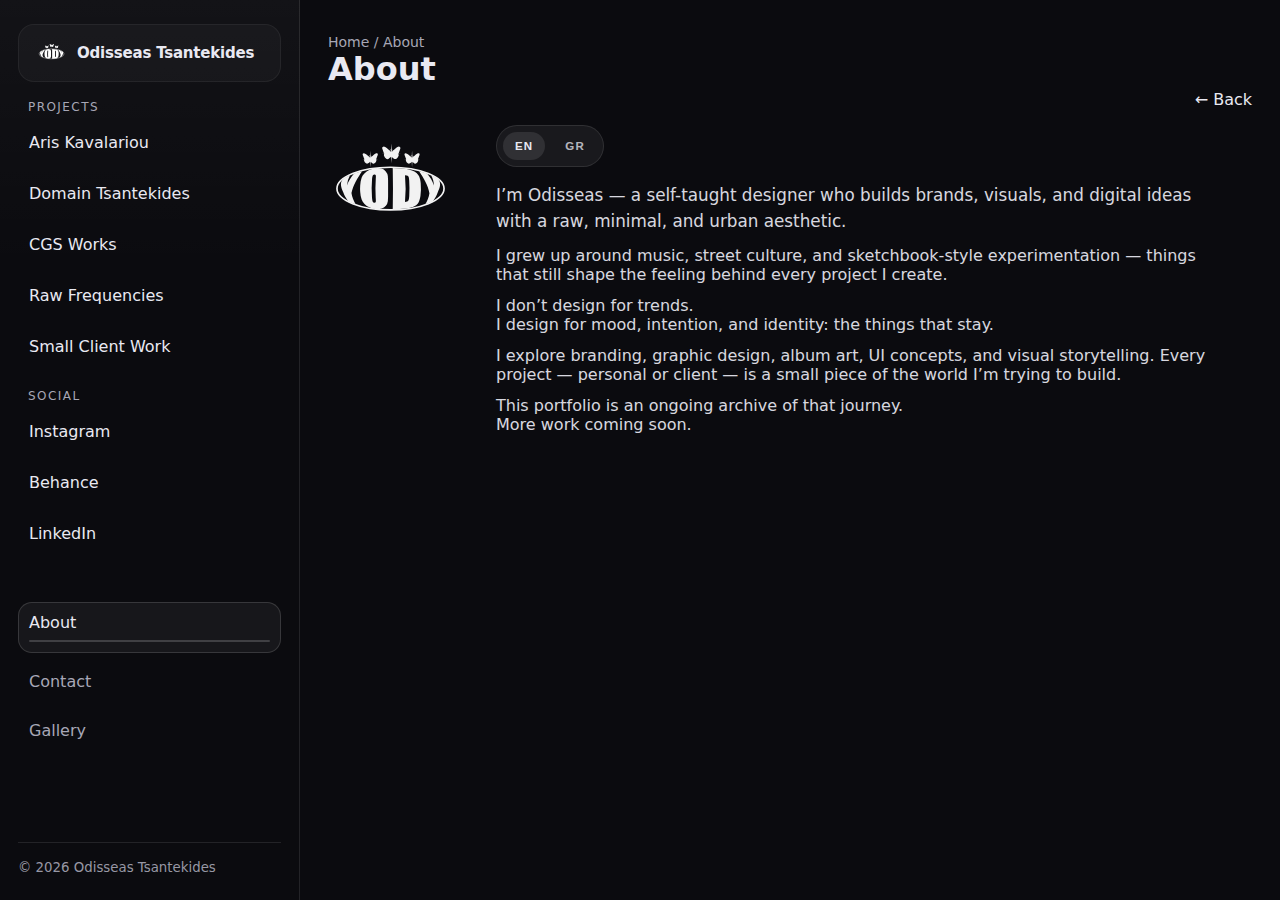
<file: about.html>
<!doctype html>
<html lang="en">
<head>
  <meta charset="utf-8" />
  <meta name="viewport" content="width=device-width, initial-scale=1" />
  <title>About</title>

  <link rel="icon" type="image/svg+xml" href="/assets/favicon2.svg" />
  <link rel="stylesheet" href="/styles.css" />
  <link href="https://fonts.googleapis.com/css2?family=Space+Grotesk:wght@400;500;600;700&display=swap" rel="stylesheet">
</head>

<body>
  <div class="layout">
    <!-- SIDEBAR -->
    <aside class="sidebar">
      <div class="sidebar__top">
        <a class="brand" href="/index.html" aria-label="Home">
          <img src="/assets/logo.svg" alt="Logo" class="brand__logo" />
          <span class="brand__name">Odisseas Tsantekides</span>
        </a>

        <nav class="nav">
          <p class="nav__label">Projects</p>
          <ul class="nav__list">
            <li><a href="/projects/project-1.html">Aris Kavalariou</a></li>
            <li><a href="/projects/project-2.html">Domain Tsantekides</a></li>
            <li><a href="/projects/project-5.html">CGS Works</a></li>
            <li><a href="/projects/project-3.html">Raw Frequencies</a></li>
            <li><a href="/projects/project-4.html">Small Client Work</a></li>
          </ul>
        </nav>

        <div class="social">
          <p class="nav__label">Social</p>
          <ul class="social__list">
            <li><a href="https://instagram.com/yody_digart" target="_blank" rel="noreferrer">Instagram</a></li>
            <li><a href="https://behance.net/odisseastsad24" target="_blank" rel="noreferrer">Behance</a></li>
            <li><a href="https://www.linkedin.com/in/oditsad99" target="_blank" rel="noreferrer">LinkedIn</a></li>
          </ul>
        </div>

        <div class="sidebar__spacer"></div>

        <nav class="nav nav--secondary">
          <ul class="nav__list nav__list--secondary">
            <li><a href="/about.html" class="active">About</a></li>
            <li><a href="/contact.html">Contact</a></li>
            <li><a href="/gallery.html">Gallery</a></li>
          </ul>
        </nav>
      </div>

      <div class="sidebar__footer">
        <small>© <span id="year"></span> Odisseas Tsantekides</small>
      </div>
    </aside>

    <!-- CONTENT -->
    <main class="content">
      <div class="proj-wrap">

        <div class="proj-top">
          <div>
            <div class="breadcrumb"><a href="/index.html">Home</a> / About</div>
            <h1 style="margin-top:0;">About</h1>
          </div>
          <a class="back-btn" href="/index.html">← Back</a>
        </div>

        <!-- ABOUT LAYOUT: logo left / text right -->
        <section class="about-block">
          <div class="about-block__logo">
            <img src="/assets/logo.svg" alt="Odisseas Tsantekides logo">
          </div>

          <div class="about-block__content">
            <!-- EN/GR Tabs -->
            <div class="lang-tabs" role="tablist" aria-label="Language tabs">
              <button class="lang-tabs__btn is-active" type="button" data-lang="en" role="tab" aria-selected="true">
                EN
              </button>
              <button class="lang-tabs__btn" type="button" data-lang="gr" role="tab" aria-selected="false">
                GR
              </button>
            </div>

            <!-- EN -->
            <div class="lang-panel is-visible" data-panel="en" role="tabpanel">
              <p class="about-lead">
                I’m Odisseas — a self-taught designer who builds brands, visuals, and digital ideas with a raw, minimal, and urban aesthetic.
              </p>

              <p>
                I grew up around music, street culture, and sketchbook-style experimentation — things that still shape the feeling behind every project I create.
              </p>

              <p>
                I don’t design for trends.<br>
                I design for mood, intention, and identity: the things that stay.
              </p>

              <p>
                I explore branding, graphic design, album art, UI concepts, and visual storytelling.
                Every project — personal or client — is a small piece of the world I’m trying to build.
              </p>

              <p>
                This portfolio is an ongoing archive of that journey.<br>
                More work coming soon.
              </p>
            </div>

            <!-- GR -->
            <div class="lang-panel" data-panel="gr" role="tabpanel" hidden>
              <p class="about-lead">
                Είμαι ο Οδυσσέας — self-taught designer που χτίζει brands, visuals και digital ιδέες με raw, minimal και urban αισθητική.
              </p>

              <p>
                Μεγάλωσα με μουσική, street κουλτούρα και sketchbook πειραματισμό — πράγματα που ακόμα καθορίζουν το “feeling” πίσω από κάθε project που φτιάχνω.
              </p>

              <p>
                Δεν σχεδιάζω για τα trends.<br>
                Σχεδιάζω για το mood, την πρόθεση και την ταυτότητα: αυτά που μένουν.
              </p>

              <p>
                Ασχολούμαι με branding, graphic design, album visuals, UI concepts και visual storytelling.
                Κάθε project — προσωπικό ή για πελάτη — είναι ένα μικρό κομμάτι από τον κόσμο που προσπαθώ να χτίσω.
              </p>

              <p>
                Αυτό το portfolio είναι ένα συνεχές αρχείο αυτής της πορείας.<br>
                Περισσότερα έρχονται σύντομα.
              </p>
            </div>
          </div>
        </section>

      </div>

      <script>
        // year
        document.getElementById("year").textContent = new Date().getFullYear();

        // EN/GR tabs
        const btns = document.querySelectorAll(".lang-tabs__btn");
        const panels = document.querySelectorAll(".lang-panel");

        btns.forEach((btn) => {
          btn.addEventListener("click", () => {
            const lang = btn.dataset.lang;

            btns.forEach(b => {
              const active = b === btn;
              b.classList.toggle("is-active", active);
              b.setAttribute("aria-selected", active ? "true" : "false");
            });

            panels.forEach(p => {
              const show = p.dataset.panel === lang;
              p.hidden = !show;
              p.classList.toggle("is-visible", show);
            });
          });
        });
      </script>

      <style>
        /* ABOUT: logo left, text right (same “card” feeling) */
        .about-block{
          display: grid;
          grid-template-columns: 140px 1fr;
          gap: 28px;
          align-items: start;
          margin-top: 16px;
        }
        .about-block__logo img{
          width: 120px;
          height: 120px;
          display: block;
          object-fit: contain;
          opacity: .95;
        }
        .about-block__content{
          max-width: 72ch;
        }
        .about-lead{
          font-size: 1.05rem;
          line-height: 1.5;
          margin: 0 0 12px 0;
        }
        .lang-panel p{
          margin: 0 0 12px 0;
          opacity: .92;
        }

        /* Tabs (EN/GR) – subtle & clean */
        .lang-tabs{
          display: inline-flex;
          gap: 8px;
          padding: 6px;
          border-radius: 999px;
          background: rgba(255,255,255,.06);
          border: 1px solid rgba(255,255,255,.10);
          margin-bottom: 16px;
        }
        .lang-tabs__btn{
          border: 0;
          background: transparent;
          color: inherit;
          padding: 8px 12px;
          border-radius: 999px;
          font-weight: 700;
          letter-spacing: .10em;
          font-size: .72rem;
          opacity: .75;
          cursor: pointer;
        }
        .lang-tabs__btn.is-active{
          background: rgba(255,255,255,.10);
          opacity: 1;
        }

        @media (max-width: 720px){
          .about-block{
            grid-template-columns: 1fr;
          }
          .about-block__logo img{
            width: 90px;
            height: 90px;
          }
        }
      </style>

    </main>
  </div>
</body>
</html>
</file>
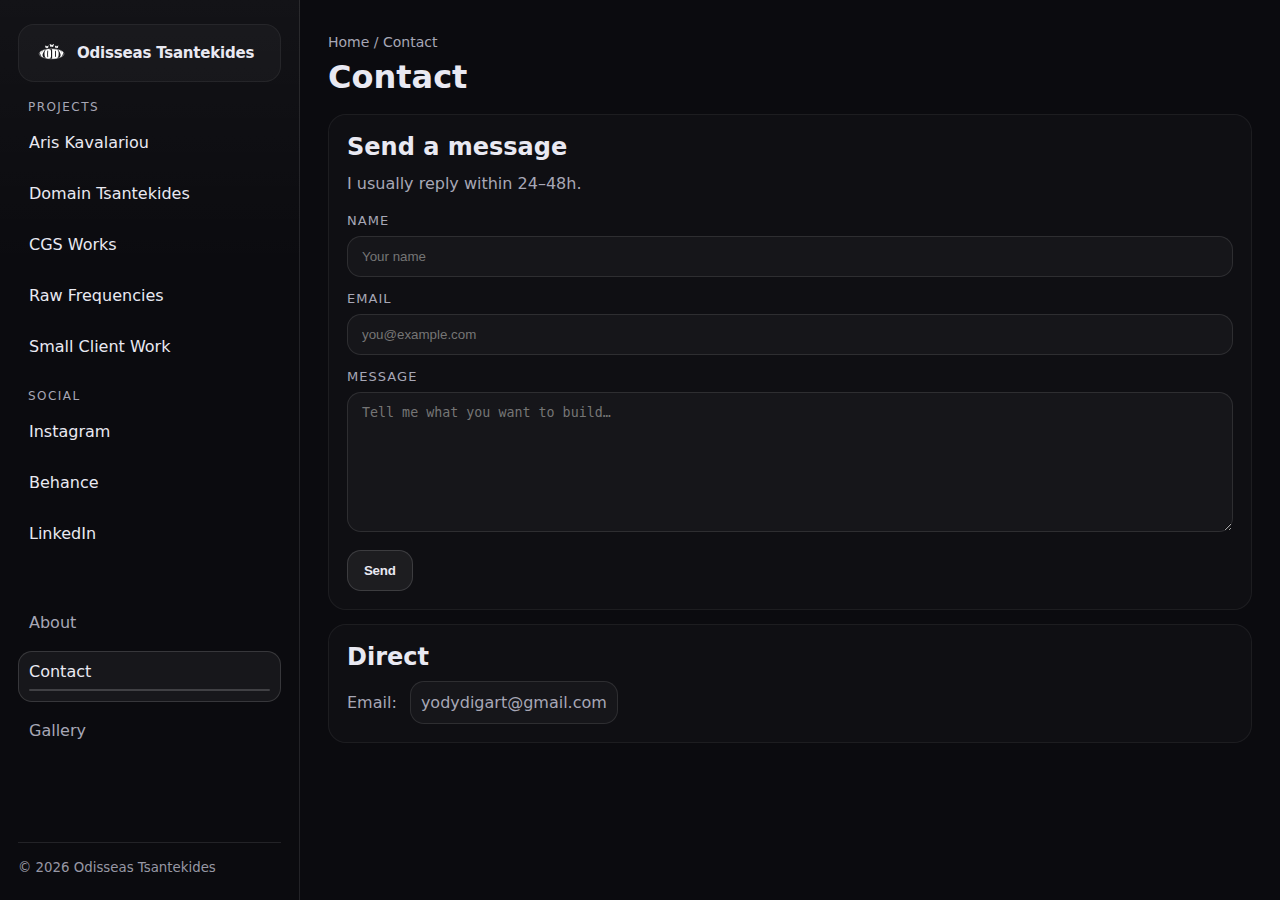
<file: contact.html>
<!doctype html>
<html lang="en">
<head>
  <meta charset="utf-8" />
  <meta name="viewport" content="width=device-width, initial-scale=1" />
  <title>Contact</title>

  <link rel="icon" type="image/svg+xml" href="./assets/favicon2.svg" />
  <link rel="stylesheet" href="./styles.css" />

  <link href="https://fonts.googleapis.com/css2?family=Space+Grotesk:wght@400;500;600;700&display=swap" rel="stylesheet">
</head>

<body>
  <div class="layout">
    <!-- LEFT SIDEBAR -->
    <aside class="sidebar">
      <div class="sidebar__top">
        <div class="brand" onclick="location.href='./index.html'">
          <img src="./assets/logo.svg" alt="Logo" class="brand__logo" />
          <span class="brand__name">Odisseas Tsantekides</span>
        </div>

        <nav class="nav">
          <p class="nav__label">Projects</p>
          <ul class="nav__list">
            <li><a href="./projects/project-1.html">Aris Kavalariou</a></li>
            <li><a href="./projects/project-2.html">Domain Tsantekides</a></li>
            <li><a href="/projects/project-5.html">CGS Works</a></li>
            <li><a href="./projects/project-3.html">Raw Frequencies</a></li>
            <li><a href="./projects/project-4.html">Small Client Work</a></li>
          </ul>
        </nav>

        <div class="social">
          <p class="nav__label">Social</p>
          <ul class="social__list">
            <li><a href="https://instagram.com/yody_digart" target="_blank" rel="noreferrer">Instagram</a></li>
            <li><a href="https://behance.net/odisseastsad24" target="_blank" rel="noreferrer">Behance</a></li>
            <li><a href="https://www.linkedin.com/in/oditsad99" target="_blank" rel="noreferrer">LinkedIn</a></li>
          </ul>
        </div>

        <div class="sidebar__spacer"></div>

        <nav class="nav nav--secondary">
          <ul class="nav__list nav__list--secondary">
            <li><a href="./about.html">About</a></li>
            <li><a href="./contact.html" class="active">Contact</a></li>
            <li><a href="./gallery.html">Gallery</a></li>
          </ul>
        </nav>
      </div>

      <div class="sidebar__footer">
        <small>© <span id="year"></span> Odisseas Tsantekides</small>
      </div>
    </aside>

    <!-- RIGHT CONTENT -->
    <main class="content">
      <div class="proj-wrap">
        <div class="proj-top">
          <div>
            <div class="breadcrumb"><a href="./index.html">Home</a> / Contact</div>
            <h1 style="margin:8px 0 0 0;">Contact</h1>
          </div>
        </div>

        <div class="proj-body">
          <div class="proj-card">
            <h2 style="margin:0 0 10px 0;">Send a message</h2>
            <p style="margin:0 0 16px 0; color:var(--muted);">
              I usually reply within 24–48h.
            </p>

            <form class="cform" action="https://formspree.io/f/mdaebvzr" method="POST">
              <!-- Honeypot anti-spam (leave empty) -->
              <input type="text" name="_gotcha" style="display:none">

              <div class="cform__row">
                <label class="cform__label" for="name">Name</label>
                <input class="cform__input" id="name" name="name" type="text" autocomplete="name" placeholder="Your name" required>
              </div>

              <div class="cform__row">
                <label class="cform__label" for="email">Email</label>
                <input class="cform__input" id="email" name="email" type="email" autocomplete="email" placeholder="you@example.com" required>
              </div>

              <div class="cform__row">
                <label class="cform__label" for="message">Message</label>
                <textarea class="cform__textarea" id="message" name="message" rows="6" placeholder="Tell me what you want to build…" required></textarea>
              </div>

              <!-- Optional: email subject in your inbox -->
              <input type="hidden" name="_subject" value="New message from portfolio">

              <!-- Redirect to same page with success param -->
              <input type="hidden" name="_redirect" value="https://portfolio-8l6.pages.dev/contact.html?sent=1">

              <div class="cform__actions">
                <button class="cform__btn" type="submit">Send</button>
                <span id="sentNote" class="cform__note" aria-live="polite"></span>
              </div>
            </form>
          </div>

          <div class="proj-card">
            <h2 style="margin:0 0 10px 0;">Direct</h2>
            <p style="margin:0; color:var(--muted); line-height:1.6;">
              Email:
              <a class="pill-link" href="mailto:youremail@gmail.com">yodydigart@gmail.com</a>
            </p>
          </div>
        </div>
      </div>

      <script>
        document.getElementById("year").textContent = new Date().getFullYear();

        const params = new URLSearchParams(window.location.search);
        if (params.get("sent") === "1") {
          const el = document.getElementById("sentNote");
          if (el) el.textContent = "Sent ✅ I’ll get back to you soon.";
        }
      </script>
    </main>
  </div>
</body>
</html>
</file>
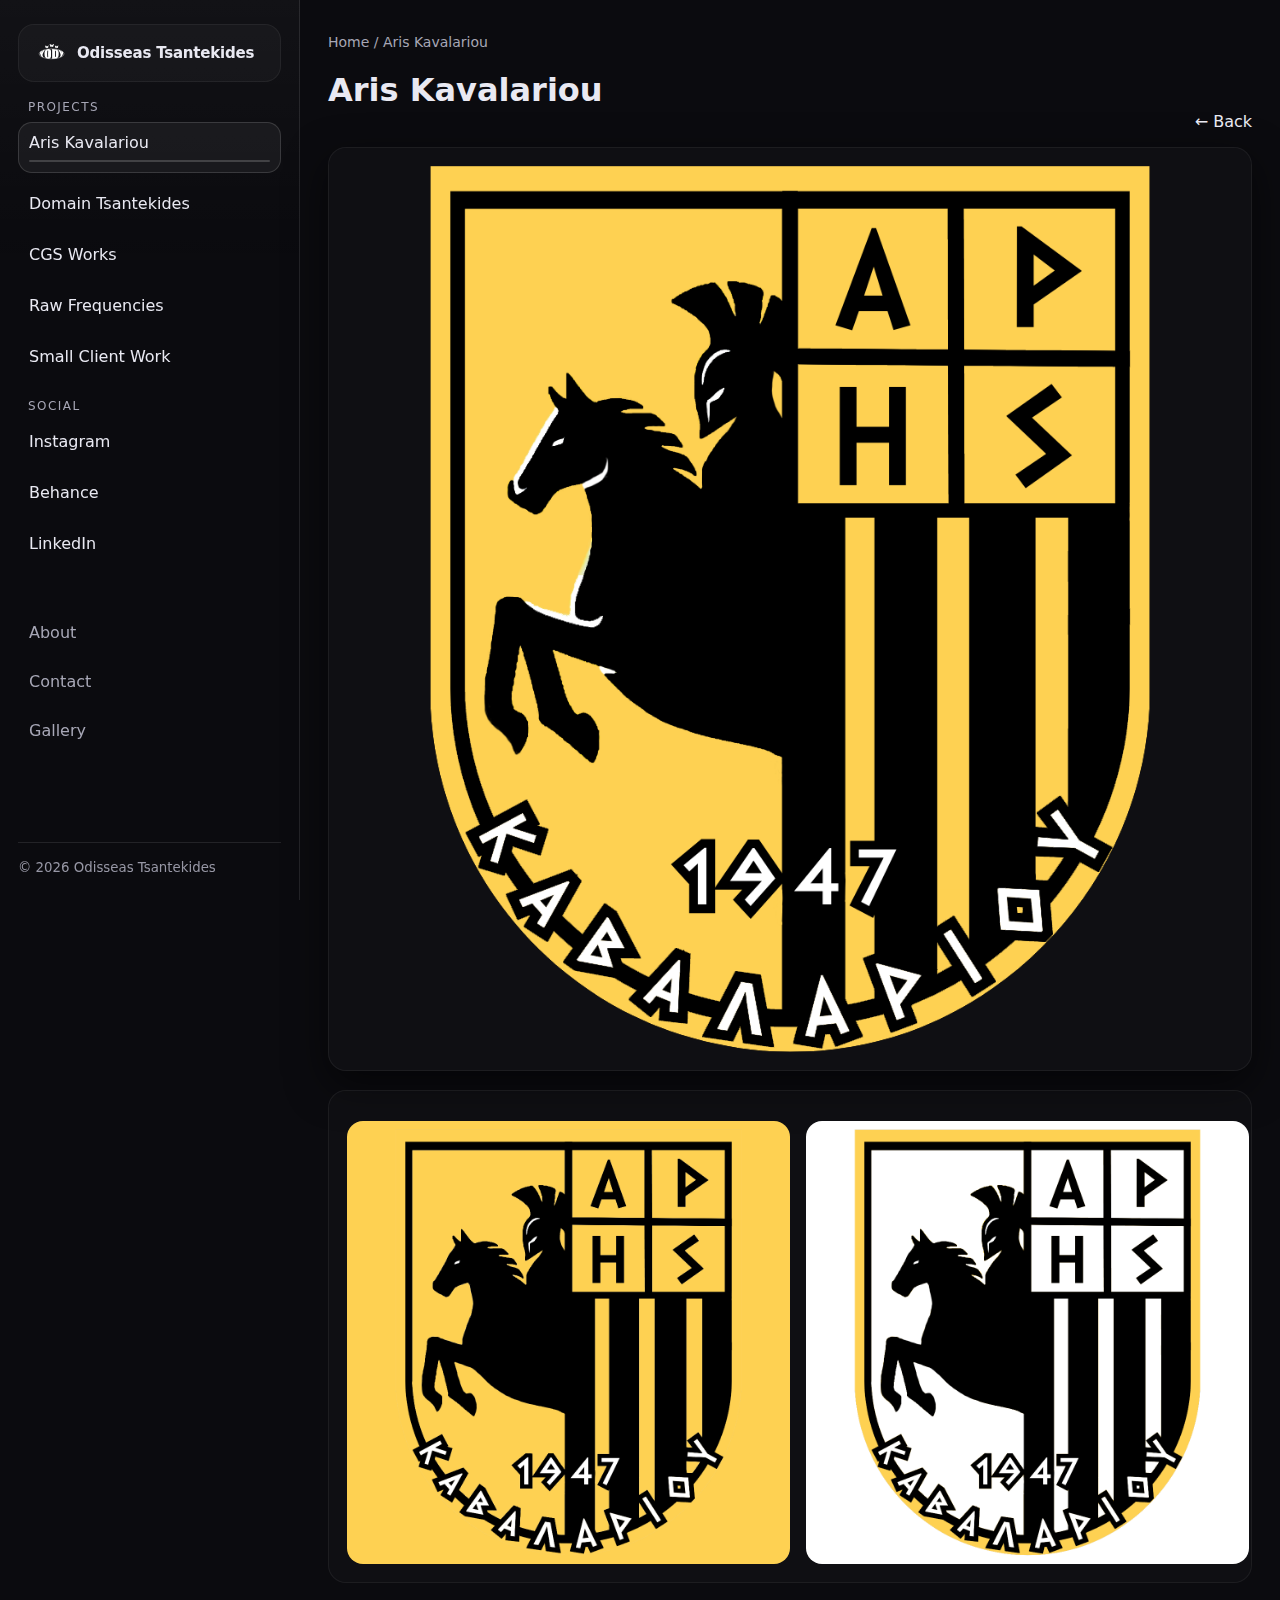
<file: projects/project-1.html>
<!doctype html>
<html lang="en">
<head>
  <meta charset="utf-8">
  <meta name="viewport" content="width=device-width, initial-scale=1">
  <title>Aris Kavalariou</title>

  <link rel="icon" type="image/svg+xml" href="/assets/favicon2.svg" />
  <link rel="stylesheet" href="/styles.css">
</head>

<body>
  <div class="layout">

    <!-- SIDEBAR -->
    <aside class="sidebar">
      <div class="sidebar__top">
        <a class="brand" href="/index.html">
          <img src="/assets/logo.svg" class="brand__logo" alt="Logo">
          <span class="brand__name">Odisseas Tsantekides</span>
        </a>

        <nav class="nav">
          <p class="nav__label">Projects</p>
          <ul class="nav__list">
            <li><a href="/projects/project-1.html"  class="active">Aris Kavalariou</a></li>
            <li><a href="/projects/project-2.html">Domain Tsantekides</a></li>
            <li><a href="/projects/project-5.html">CGS Works</a></li>
            <li><a href="/projects/project-3.html">Raw Frequencies</a></li>
            <li><a href="/projects/project-4.html">Small Client Work</a></li>
          </ul>
        </nav>

        <div class="social">
          <p class="nav__label">Social</p>
          <ul class="social__list">
            <li><a href="https://instagram.com/yody_digart" target="_blank" rel="noreferrer">Instagram</a></li>
            <li><a href="https://behance.net/odisseastsad24" target="_blank" rel="noreferrer">Behance</a></li>
            <li><a href="https://www.linkedin.com/in/oditsad99" target="_blank" rel="noreferrer">LinkedIn</a></li>
          </ul>
        </div>

        <div class="sidebar__spacer"></div>

        <nav class="nav nav--secondary">
          <ul class="nav__list nav__list--secondary">
            <li><a href="/about.html">About</a></li>
            <li><a href="/contact.html">Contact</a></li>
            <li><a href="/gallery.html">Gallery</a></li>
          </ul>
        </nav>
      </div>

      <div class="sidebar__footer">
        <small>© <span id="year"></span> Odisseas Tsantekides</small>
      </div>
    </aside>

    <!-- CONTENT -->
    <main class="content">
      <div class="proj-wrap">

        <div class="proj-top">
          <div>
            <div class="breadcrumb"><a href="/index.html">Home</a> / Aris Kavalariou</div>
            <h1>Aris Kavalariou</h1>
          </div>
          <a href="/index.html" class="back-btn">← Back</a>
        </div>

        <!-- HERO IMAGE -->
<div class="proj-hero">
  <img src="/assets/Logo-Teliko.png" alt="Main Logo" style="border-radius:16px;">
</div>

<br>

<!-- FINAL SHOTS -->
<div class="proj-card">

  <!-- 2 μικρές εικόνες δίπλα-δίπλα -->
  <div style="display:flex; gap:16px; margin-top:12px;">
    <img src="/assets/final5.png" 
         style="width:50%; border-radius:16px;" alt="final5">

    <img src="/assets/Logo_NoFill_White.png" 
         style="width:50%; border-radius:16px;" alt="Logo No Fill">
  </div>
</div>

    </main>

  </div>

  <script>
    document.getElementById("year").textContent = new Date().getFullYear()
  </script>
</body>
</html>
</file>
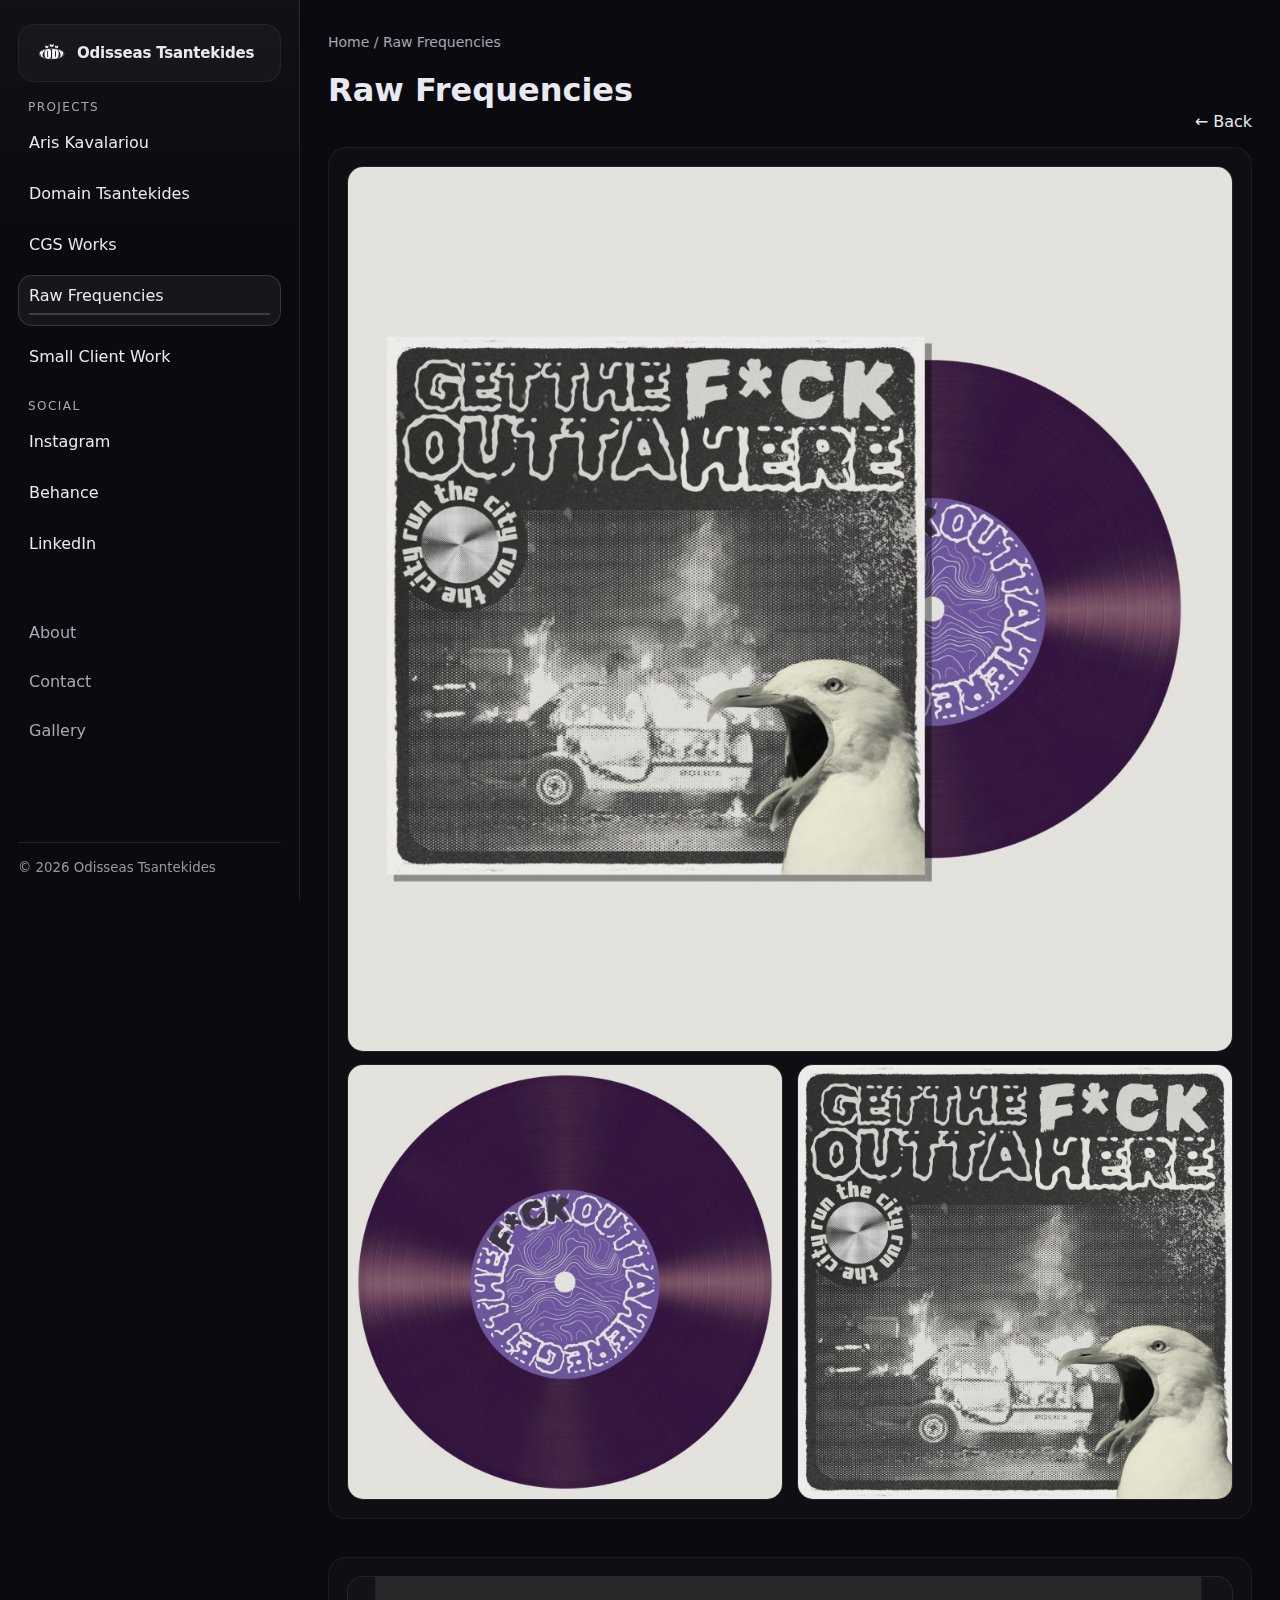
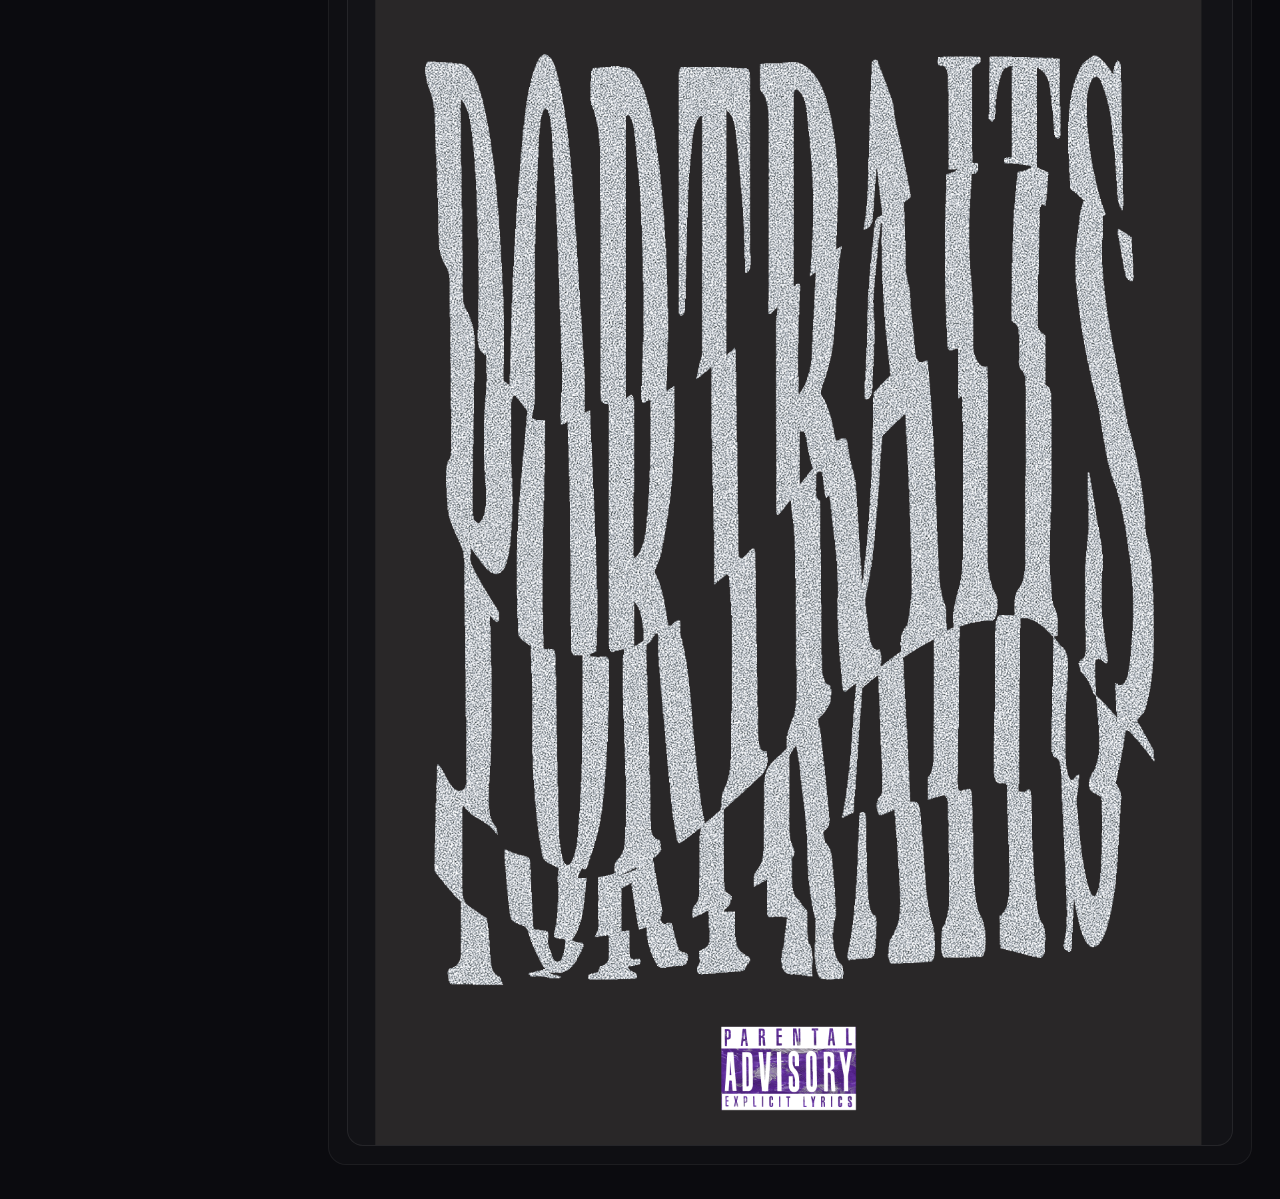
<file: projects/project-3.html>
<!doctype html>
<html lang="en">
<head>
  <meta charset="utf-8">
  <meta name="viewport" content="width=device-width, initial-scale=1">
  <title>Raw Frequencies</title>

  <link rel="icon" type="image/svg+xml" href="/assets/favicon2.svg" />
  <link rel="stylesheet" href="/styles.css">

  <!-- Page-only layout helpers -->
  <style>
    .pgrid{
      display:grid;
      gap:14px;
      margin-top:12px;
    }
    .pgrid--2{ grid-template-columns: repeat(2, minmax(0, 1fr)); }

    .pimg{
      width:100%;
      height:auto;
      display:block;
      border-radius:16px;
      border:1px solid rgba(255,255,255,.08);
      background: rgba(255,255,255,.02);
    }

    @media (max-width: 900px){
      .pgrid--2{ grid-template-columns: 1fr; }
    }
  </style>
</head>

<body>
  <div class="layout">

    <!-- SIDEBAR -->
    <aside class="sidebar">
      <div class="sidebar__top">
        <a class="brand" href="/index.html">
          <img src="/assets/logo.svg" class="brand__logo" alt="Logo">
          <span class="brand__name">Odisseas Tsantekides</span>
        </a>

        <nav class="nav">
          <p class="nav__label">Projects</p>
          <ul class="nav__list">
            <li><a href="/projects/project-1.html">Aris Kavalariou</a></li>
            <li><a href="/projects/project-2.html">Domain Tsantekides</a></li>
            <li><a href="/projects/project-5.html">CGS Works</a></li>
            <li><a href="/projects/project-3.html"  class="active">Raw Frequencies</a></li>
            <li><a href="/projects/project-4.html">Small Client Work</a></li>
          </ul>
        </nav>

        <div class="social">
          <p class="nav__label">Social</p>
          <ul class="social__list">
            <li><a href="https://instagram.com/yody_digart" target="_blank" rel="noreferrer">Instagram</a></li>
            <li><a href="https://behance.net/odisseastsad24" target="_blank" rel="noreferrer">Behance</a></li>
            <li><a href="https://www.linkedin.com/in/oditsad99" target="_blank" rel="noreferrer">LinkedIn</a></li>
          </ul>
        </div>

        <div class="sidebar__spacer"></div>

        <nav class="nav nav--secondary">
          <ul class="nav__list nav__list--secondary">
            <li><a href="/about.html">About</a></li>
            <li><a href="/contact.html">Contact</a></li>
            <li><a href="/gallery.html">Gallery</a></li>
          </ul>
        </nav>
      </div>

      <div class="sidebar__footer">
        <small>© <span id="year"></span> Odisseas Tsantekides</small>
      </div>
    </aside>

    <!-- CONTENT -->
    <main class="content">
      <div class="proj-wrap">

        <div class="proj-top">
          <div>
            <div class="breadcrumb"><a href="/index.html">Home</a> / Raw Frequencies</div>
            <h1>Raw Frequencies</h1>
          </div>
          <a class="back-btn" href="/index.html">← Back</a>
        </div>

        <!-- Box-window #1 -->
        <div class="proj-card">
          <!-- TOP: 3rd photo -->
          <img class="pimg" src="/assets/vinyl_wholeimg.jpg" alt="Vinyl wholeing">

          <!-- BELOW (same box): 2nd + last side-by-side -->
          <div class="pgrid pgrid--2">
            <img class="pimg" src="/assets/vinyl_only.jpg" alt="Vinyl only">
            <img class="pimg" src="/assets/vinyl-cover-concept.jpg" alt="Vinyl cover concept">
          </div>
        </div>
        
<br> </br>
        
        <!-- Box-window #2 (PNG alone) -->
        <div class="proj-card">
          <img class="pimg" src="/assets/Portraits_Illustration.png" alt="Portraits Illustration">
        </div>

      </div>
    </main>

  </div>

  <script>
    document.getElementById("year").textContent = new Date().getFullYear()
  </script>
</body>
</html>
</file>
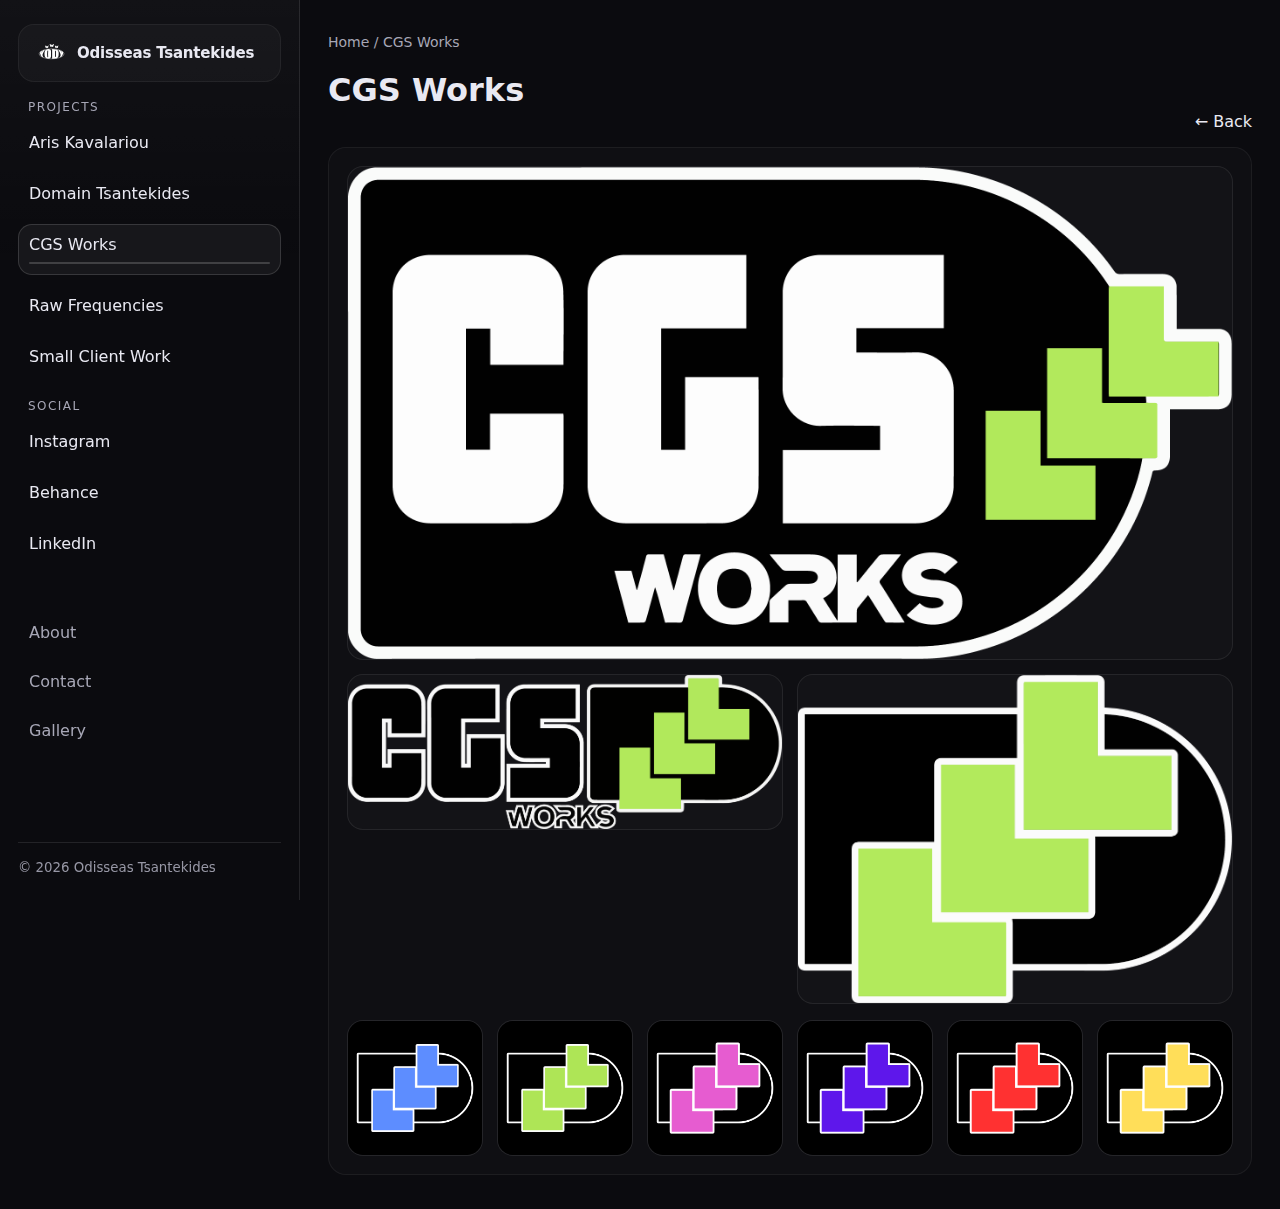
<file: projects/project-5.html>
<!doctype html>
<html lang="en">
<head>
  <meta charset="utf-8">
  <meta name="viewport" content="width=device-width, initial-scale=1">
  <title>CGS Works</title>

  <link rel="icon" type="image/svg+xml" href="/assets/favicon2.svg" />
  <link rel="stylesheet" href="/styles.css">

  <!-- Page-only CSS (safe, doesn't affect other pages) -->
  <style>
    .pwrap{ display:grid; gap:14px; }

    .pimg{
      width:100%;
      height:auto;
      display:block;
      border-radius:16px;
      border:1px solid rgba(255,255,255,.08);
      background: rgba(255,255,255,.02);
    }

    /* 2 images row */
    .pgrid-2{
      display:grid;
      grid-template-columns: repeat(2, minmax(0, 1fr));
      gap:14px;
    }
    @media (max-width: 900px){
      .pgrid-2{ grid-template-columns: 1fr; }
    }

    /* LED strip row (6 tiles) */
    .led-row{
      display:grid;
      grid-template-columns: repeat(6, minmax(0, 1fr));
      gap:14px;
      margin-top:2px;
    }
    @media (max-width: 980px){
      .led-row{ grid-template-columns: repeat(3, minmax(0, 1fr)); }
    }
    @media (max-width: 520px){
      .led-row{ grid-template-columns: repeat(2, minmax(0, 1fr)); }
    }

    .led-tile{
      border-radius:16px;
      overflow:hidden;
      border:1px solid rgba(255,255,255,.08);
      background: rgba(255,255,255,.02);
    }
    .led-tile img{
      width:100%;
      height:auto;
      display:block;
      opacity:1;
      transition: opacity .22s ease;
    }
  </style>
</head>

<body>
  <div class="layout">

    <!-- SIDEBAR -->
    <aside class="sidebar">
      <div class="sidebar__top">
        <a class="brand" href="/index.html">
          <img src="/assets/logo.svg" class="brand__logo" alt="Logo">
          <span class="brand__name">Odisseas Tsantekides</span>
        </a>

        <nav class="nav">
          <p class="nav__label">Projects</p>
          <ul class="nav__list">
            <li><a href="/projects/project-1.html">Aris Kavalariou</a></li>
            <li><a href="/projects/project-2.html">Domain Tsantekides</a></li>
            <li><a class="active" aria-current="page" href="/projects/project-5.html">CGS Works</a></li>
            <li><a href="/projects/project-3.html">Raw Frequencies</a></li>
            <li><a href="/projects/project-4.html">Small Client Work</a></li>
          </ul>
        </nav>

        <div class="social">
          <p class="nav__label">Social</p>
          <ul class="social__list">
            <li><a href="https://instagram.com/yody_digart" target="_blank" rel="noreferrer">Instagram</a></li>
            <li><a href="https://behance.net/odisseastsad24" target="_blank" rel="noreferrer">Behance</a></li>
            <li><a href="https://www.linkedin.com/in/oditsad99" target="_blank" rel="noreferrer">LinkedIn</a></li>
          </ul>
        </div>

        <div class="sidebar__spacer"></div>

        <nav class="nav nav--secondary">
          <ul class="nav__list nav__list--secondary">
            <li><a href="/about.html">About</a></li>
            <li><a href="/contact.html">Contact</a></li>
            <li><a href="/gallery.html">Gallery</a></li>
          </ul>
        </nav>
      </div>

      <div class="sidebar__footer">
        <small>© <span id="year"></span> Odisseas Tsantekides</small>
      </div>
    </aside>

    <!-- CONTENT -->
    <main class="content">
      <div class="proj-wrap">

        <div class="proj-top">
          <div>
            <div class="breadcrumb"><a href="/index.html">Home</a> / CGS Works</div>
            <h1>CGS Works</h1>
          </div>
          <a class="back-btn" href="/index.html">← Back</a>
        </div>

        <div class="proj-card">
          <div class="pwrap">

            <!-- 1) BIG IMAGE -->
            <img class="pimg" src="/assets/pngLogoclear.png" alt="CGS Works main">

            <!-- 2) TWO SIDE BY SIDE -->
            <div class="pgrid-2">
              <img class="pimg" src="/assets/pngLinedUpclear.png" alt="CGS Works lined up">
              <img class="pimg" src="/assets/pngMascotclear.png" alt="CGS Works mascot">
            </div>

            <!-- 3) LED STRIP: 6 tiles, each cycles through the same 6 images but offset -->
            <div class="led-row" aria-label="Color cycle strip">
              <div class="led-tile"><img class="led" data-offset="0" src="/assets/Highlight_Blue.png" alt="Highlight cycle 1"></div>
              <div class="led-tile"><img class="led" data-offset="1" src="/assets/Highlight_Green.png" alt="Highlight cycle 2"></div>
              <div class="led-tile"><img class="led" data-offset="2" src="/assets/Highlight_Pink.png" alt="Highlight cycle 3"></div>
              <div class="led-tile"><img class="led" data-offset="3" src="/assets/Highlight_Purple.png" alt="Highlight cycle 4"></div>
              <div class="led-tile"><img class="led" data-offset="4" src="/assets/Highlight_Red.png" alt="Highlight cycle 5"></div>
              <div class="led-tile"><img class="led" data-offset="5" src="/assets/Highlight_Yellow.png" alt="Highlight cycle 6"></div>
            </div>

          </div>
        </div>

      </div>
    </main>

  </div>

  <script>
    // Year
    const yearEl = document.getElementById("year");
    if (yearEl) yearEl.textContent = new Date().getFullYear();

    // LED-style cycling (every 1s)
    (function(){
      const frames = [
        "/assets/Highlight_Blue.png",
        "/assets/Highlight_Green.png",
        "/assets/Highlight_Pink.png",
        "/assets/Highlight_Purple.png",
        "/assets/Highlight_Red.png",
        "/assets/Highlight_Yellow.png"
      ];

      const imgs = Array.from(document.querySelectorAll("img.led"));
      if (!imgs.length) return;

      let t = 0;

      // (optional) preload to avoid flicker
      frames.forEach(src => { const i = new Image(); i.src = src; });

      setInterval(() => {
        t = (t + 1) % frames.length;

        imgs.forEach(img => {
          const offset = Number(img.dataset.offset || 0);
          const idx = (t + offset) % frames.length;

          img.style.opacity = "1";
          setTimeout(() => {
            img.src = frames[idx];
            img.style.opacity = "1";
          }, 180);
        });

      }, 1000);
    })();
  </script>
</body>
</html>
</file>
<file: styles.css>
:root{
  --bg:#0b0b0f;
  --panel:#0f1016;
  --text:#e9e9f2;
  --muted:#a7a7b6;
  --line:rgba(255,255,255,.10);
  --soft:rgba(255,255,255,.06);
  --radius:18px;
  --gap:18px;
  --sidebar:300px;
  --max:1100px;
  --shadow: 0 14px 40px rgba(0,0,0,.55);
  --font: ui-sans-serif, system-ui, -apple-system, Segoe UI, Roboto, Helvetica, Arial;
}

*{box-sizing:border-box}
html,body{height:100%}
body{
  margin:0;
  font-family:var(--font);
  background: var(--bg);
  color:var(--text);
}

a{color:inherit; text-decoration:none}
a:hover{opacity:.92}

.layout{
  display:flex;
  min-height:100vh;
}

/* SIDEBAR */
.sidebar{
  width:var(--sidebar);
  border-right:1px solid var(--line);
  background:linear-gradient(to bottom, rgba(255,255,255,.03), transparent 30%);
  padding:24px 18px;
  position:sticky;
  top:0;
  height:100vh;
  display:flex;
  flex-direction:column;
}

.sidebar__top{display:flex; flex-direction:column; gap:18px; min-height:0}
.sidebar__footer{margin-top:auto; padding-top:14px; border-top:1px solid var(--line); color:var(--muted)}
.sidebar__footer small{opacity:.9}

/* BRAND */
.brand{
  display:flex;
  align-items:center;
  gap:12px;
  background: rgba(255,255,255,0.03);
  padding: 14px 18px;
  border-radius: 16px;
  cursor: pointer;
  border: 1px solid rgba(255,255,255,0.06);
  transition: background .25s ease, border-color .25s ease;
}

.brand:hover{
  background: rgba(255,255,255,0.06);
  border-color: rgba(255,255,255,0.12);
}

.brand__logo{
  width: 28px;
  height: 28px;
  object-fit: contain;
  display:block;
}

.brand__name{
  font-size: 15px;
  font-weight: 700;
  color: var(--text);
  letter-spacing: -0.2px;
  white-space: nowrap;
}

/* NAV */
.nav__label{
  margin:0 0 8px 10px;
  font-size:12px;
  letter-spacing:.12em;
  text-transform:uppercase;
  color:var(--muted);
}

.nav__list, .social__list{
  list-style:none;
  padding:0;
  margin:0;
  display:flex;
  flex-direction:column;
  gap:10px;
}

.nav__list a, .social__list a{
  display:block;
  padding:10px 10px;
  border-radius:14px;
  border:1px solid transparent;
  color:var(--text);
}

.nav__list a:hover, .social__list a:hover{
  background:rgba(255,255,255,.03);
  border-color:var(--soft);
}

.social{margin-top:4px}
.sidebar__spacer{height:12px}
.nav__list--secondary{gap:8px}
.nav__list--secondary a{color:var(--muted)}
.nav__list--secondary a:hover{color:var(--text)}

/* Active link state (sidebar) */
.nav__list a.active,
.nav__list a[aria-current="page"]{
  background: rgba(255,255,255,.05);
  border-color: rgba(255,255,255,.14);
  color: var(--text);
}
.nav__list a.active::after{
  content:"";
  display:block;
  height:2px;
  margin-top:8px;
  border-radius:999px;
  background: rgba(255,255,255,.18);
}

/* CONTENT */
.content{
  flex:1;
  padding:34px 28px;
}

.page-head{
  max-width:var(--max);
  margin:0 auto 18px auto;
}
.page-head h1{
  margin:0 0 8px 0;
  font-size:38px;
  letter-spacing:-.02em;
}
.page-head p{
  margin:0;
  color:var(--muted);
  max-width:62ch;
}

/* GRID 2-COL (stable) */
.grid{
  max-width:var(--max);
  margin:20px auto 0 auto;
  display:grid;
  grid-template-columns: repeat(2, minmax(0, 1fr));
  gap:var(--gap);
}

.card{
  background:rgba(255,255,255,.02);
  border:1px solid var(--soft);
  border-radius:var(--radius);
  overflow:hidden;
  box-shadow:var(--shadow);
  display:flex;
  flex-direction:column;
  transition:transform .18s ease, border-color .18s ease;
}

.card:hover{
  transform:translateY(-3px);
  border-color:rgba(255,255,255,.18);
}

.card__media{
  aspect-ratio: 16 / 10;
  background:rgba(255,255,255,.03);
  border-bottom:1px solid var(--soft);
}

.card__media img{
  width:100%;
  height:100%;
  object-fit:cover;
  display:block;
  filter:saturate(.92) contrast(1.03);
  transition: transform .35s ease;
}

.card:hover .card__media img{
  transform: scale(1.02);
}

.card__meta{
  padding:14px 14px 16px;
  display:flex;
  align-items:center;
  justify-content:space-between;
  gap:12px;
}

.card__title{
  font-weight:600;
  letter-spacing:.01em;
}

.card__tags{
  color:var(--muted);
  font-size:13px;
}

/* PROJECT PAGE (stable) */
.proj-wrap{
  max-width:var(--max);
  margin:0 auto;
}

.proj-top{
  display:flex;
  align-items:flex-end;
  justify-content:space-between;
  gap:18px;
  margin-bottom:16px;
}

.breadcrumb{
  color:var(--muted);
  font-size:14px;
}

.proj-hero{
  border-radius:var(--radius);
  overflow:hidden;
  border:1px solid var(--soft);
  background:rgba(255,255,255,.02);
  box-shadow:var(--shadow);
}

.proj-hero img{
  width:100%;
  height:auto;
  display:block;
}

.proj-body{
  margin-top:18px;
  display:grid;
  grid-template-columns: 1fr;
  gap:14px;
}

.proj-card{
  padding:18px;
  border-radius:var(--radius);
  border:1px solid var(--soft);
  background:rgba(255,255,255,.02);
}

.proj-card h2{margin:0 0 10px 0}
.proj-card p{margin:0; color:var(--muted); line-height:1.6}

/* Contact form (safe global) */
.cform{
  display:flex;
  flex-direction:column;
  gap:14px;
  margin-top:10px;
}

.cform__row{display:flex; flex-direction:column; gap:8px}

.cform__label{
  font-size:13px;
  letter-spacing:.08em;
  text-transform:uppercase;
  color:var(--muted);
}

.cform__input,
.cform__textarea{
  width:100%;
  padding:12px 14px;
  border-radius:14px;
  border:1px solid rgba(255,255,255,.10);
  background: rgba(255,255,255,.03);
  color: var(--text);
  outline: none;
}

.cform__textarea{resize:vertical; min-height:140px}

.cform__input:focus,
.cform__textarea:focus{
  border-color: rgba(255,255,255,.20);
  background: rgba(255,255,255,.05);
}

.cform__actions{
  display:flex;
  align-items:center;
  gap:12px;
  margin-top:4px;
}

.cform__btn{
  padding:12px 16px;
  border-radius:14px;
  border:1px solid rgba(255,255,255,.14);
  background: rgba(255,255,255,.06);
  color: var(--text);
  font-weight:700;
  letter-spacing:-.02em;
  cursor:pointer;
  transition: transform .2s ease, background .2s ease, border-color .2s ease;
}

.cform__btn:hover{
  transform: translateY(-1px);
  background: rgba(255,255,255,.10);
  border-color: rgba(255,255,255,.20);
}

.cform__note{
  color: var(--muted);
  font-size: 14px;
}

.pill-link{
  display:inline-block;
  margin-left:8px;
  padding:8px 10px;
  border-radius:14px;
  border:1px solid rgba(255,255,255,.10);
  background: rgba(255,255,255,.03);
}

.pill-link:hover{
  border-color: rgba(255,255,255,.18);
  background: rgba(255,255,255,.06);
}

/* RESPONSIVE */
@media (max-width: 980px){
  :root{ --sidebar: 260px; }
  .page-head h1{font-size:34px}
}

@media (max-width: 820px){
  .grid{grid-template-columns:1fr}
  .content{padding:16px 16px 24px}
}

/* Mobile menu */
.mbar{ display:none; }
.overlay{ display:none; }

@media (max-width: 820px){

  /* show top bar */
  .mbar{
    display:flex;
    position:sticky;
    top:0;
    z-index:9999;
    padding:12px 12px;
    border-bottom:1px solid var(--line);
    background: rgba(11,11,15,.92);
    backdrop-filter: blur(10px);
  }

  .mbar__btn{
    padding:10px 12px;
    border-radius:14px;
    border:1px solid rgba(255,255,255,.14);
    background: rgba(255,255,255,.06);
    color: var(--text);
    font-weight:800;
    letter-spacing:-.02em;
    cursor:pointer;
  }

  /* sidebar becomes drawer */
  .sidebar{
    position:fixed;
    top:0;
    left:0;
    height:100vh;
    width:min(86vw, 320px);
    z-index:10000;
    transform: translateX(-110%);
    transition: transform .22s ease;
    border-right:1px solid var(--line);

    /* make it darker so text is clear */
    background: rgba(6,6,9,.98);
  }

  .sidebar.is-open{
    transform: translateX(0);
  }

  /* overlay */
  .overlay{
    display:block;
    position:fixed;
    inset:0;
    background: rgba(0,0,0,.70);
    z-index:9998;
    opacity:0;
    pointer-events:none;
    transition: opacity .2s ease;
  }

  .overlay.is-show{
    opacity:1;
    pointer-events:auto;
  }

  /* layout on mobile */
  .layout{
    flex-direction:column;
  }

  /* prevent body scroll when menu open */
  body.no-scroll{
    overflow:hidden;
  }
}

/* ===== HOME ANIMATED LOGO ===== */
.hero-logo{
  width: 160px;
  margin: 0 auto 28px auto;
  opacity: 0;
  transform: translateY(20px) scale(0.93);
  animation: heroFade 1.2s ease forwards;
}

.hero-logo img{
  width: 100%;
  height: auto;
  display: block;
  filter: drop-shadow(0 4px 12px rgba(0,0,0,0.45));
  animation: heroSpin 6s linear infinite;
}

/* fade/slide in */
@keyframes heroFade {
  to {
    opacity: 1;
    transform: translateY(0) scale(1);
  }
}

/* slow subtle rotation */
@keyframes heroSpin {
  0%   { transform: rotate(0deg); }
  100% { transform: rotate(360deg); }
}

/* MOBILE SIZE */
@media (max-width: 820px) {
  .hero-logo{
    width: 120px;
    margin-bottom: 22px;
  }
}
</file>
